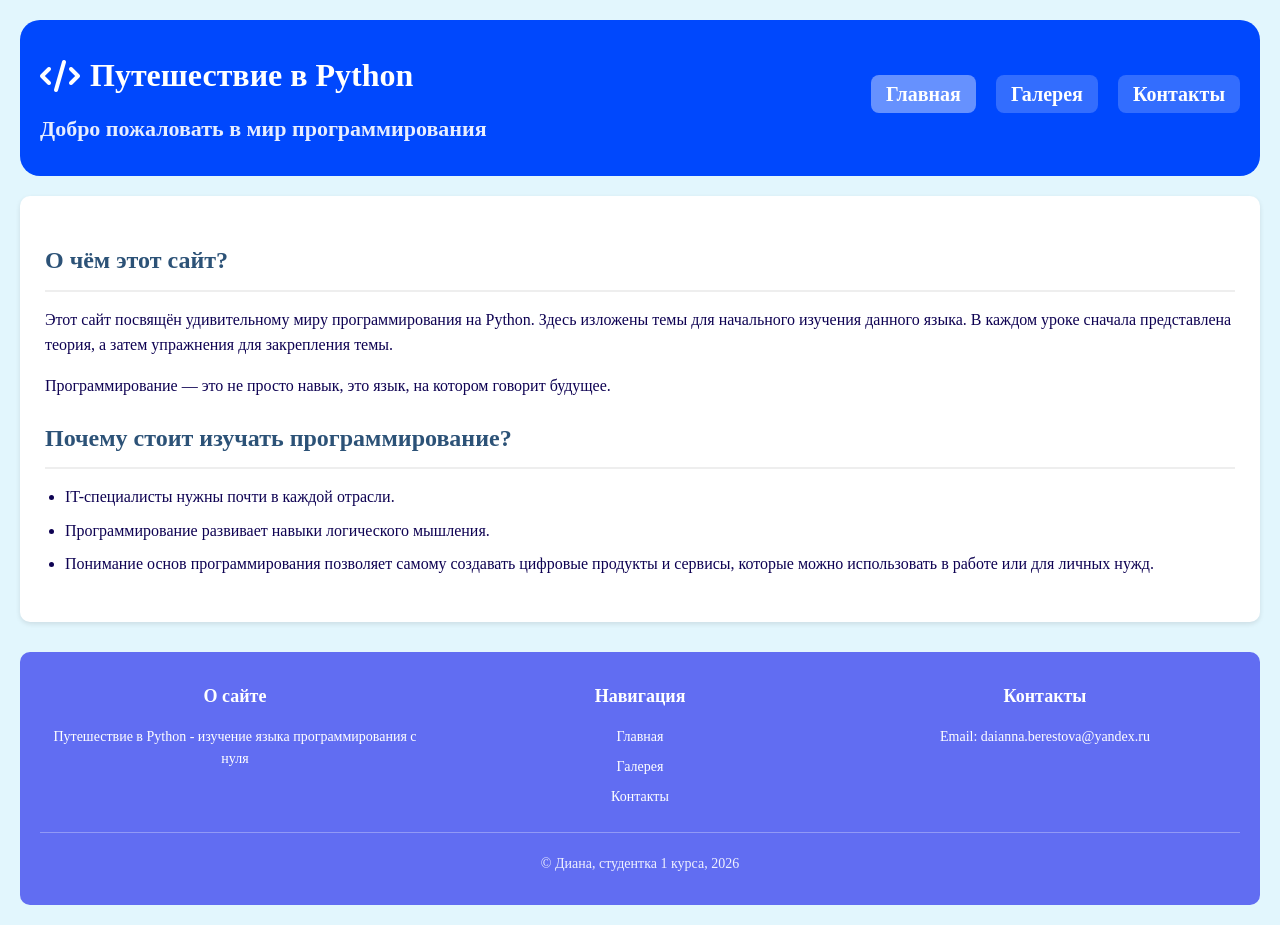
<file: index.html>
<!DOCTYPE html>
<html lang="ru">
<head>
    <meta charset="UTF-8">
    <meta name="viewport" content="width=device-width, initial-scale=1.0">
    <title>Путешествие в Python</title>
    <link rel="stylesheet" href="style.css">
    <link rel="stylesheet" href="https://cdnjs.cloudflare.com/ajax/libs/font-awesome/6.4.0/css/all.min.css">
</head>
<body>
    <!-- Шапка -->
    <header class="site-header">
        <div class="header-left">
            <div class="logo">
                <i class="fas fa-code"></i>
                <span>Путешествие в Python</span>
            </div>
            <div class="header-description">
                <p class="welcome-text">Добро пожаловать в мир программирования</p>
            </div>
        </div>
        <nav>
            <ul>
                <li><a href="index.html" class="active">Главная</a></li>
                <li><a href="gallery.html">Галерея</a></li>
                <li><a href="contacts.html">Контакты</a></li>
            </ul>
        </nav>
    </header>
    <!-- Основная часть -->
    <main>
        <section>
            <h2>О чём этот сайт?</h2>
            <p>Этот сайт посвящён удивительному миру программирования на Python. Здесь изложены темы для начального изучения данного языка. В каждом уроке сначала представлена теория, а затем упражнения для закрепления темы.</p>
            <p>Программирование — это не просто навык, это язык, на котором говорит будущее.</p>
            <h2>Почему стоит изучать программирование?</h2>
            <ul>
                <li>IT-специалисты нужны почти в каждой отрасли.</li>
                <li>Программирование развивает навыки логического мышления.</li>
                <li>Понимание основ программирования позволяет самому создавать цифровые продукты и сервисы, которые можно использовать в работе или для личных нужд.</li>
            </ul>
        </section>
    </main>
    <!-- Подвал -->
    <footer class="flex-footer">
        <div class="footer-col">
            <h4>О сайте</h4>
            <p>Путешествие в Python - изучение языка программирования с нуля</p>
        </div>
        <div class="footer-col">
            <h4>Навигация</h4>
            <ul>
                <li><a href="index.html">Главная</a></li>
                <li><a href="gallery.html">Галерея</a></li>
                <li><a href="contacts.html">Контакты</a></li>
            </ul>
        </div>
        <div class="footer-col">
            <h4>Контакты</h4>
            <p>Email: daianna.berestova@yandex.ru</p>
        </div>
        <div class="footer-copyright">
            <p>© Диана, студентка 1 курса, 2026</p>
        </div>
    </footer>
    
</body>
</html>
</file>
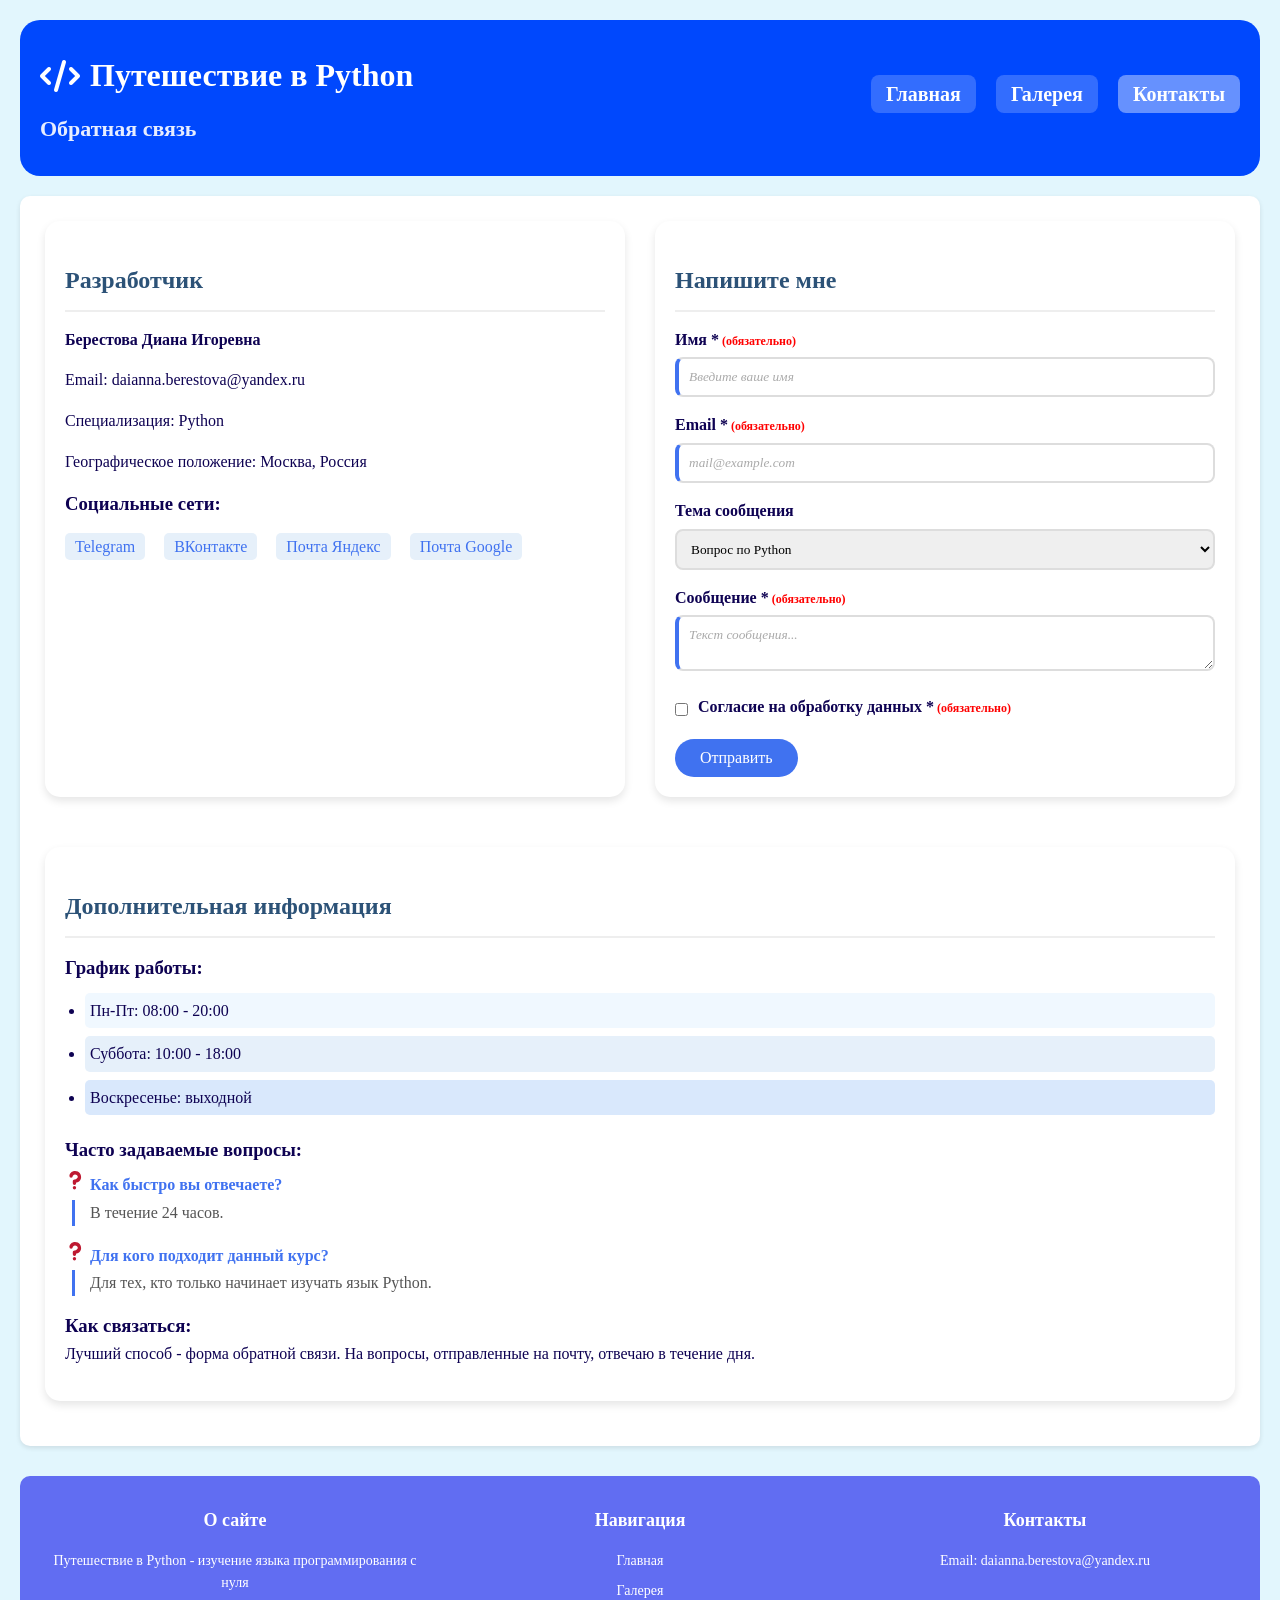
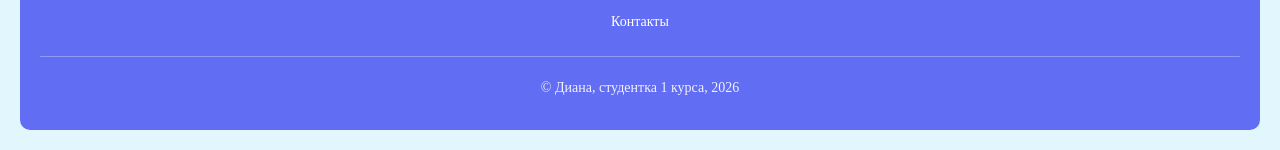
<file: contacts.html>
<!DOCTYPE html>
<html lang="ru">
<head>
    <meta charset="UTF-8">
    <meta name="viewport" content="width=device-width, initial-scale=1.0">
    <title>Контакты - Путешествие в Python</title>
    <link rel="stylesheet" href="style.css">
    <link rel="stylesheet" href="https://cdnjs.cloudflare.com/ajax/libs/font-awesome/6.4.0/css/all.min.css">
</head>
<body>
    <!-- Шапка -->
    <header class="site-header">
        <div class="header-left">
            <div class="logo">
                <i class="fas fa-code"></i>
                <span>Путешествие в Python</span>
            </div>
            <div class="header-description">
                <p class="contacts-subtitle">Обратная связь</p>
            </div>
        </div>
        <nav>
            <ul>
                <li><a href="index.html">Главная</a></li>
                <li><a href="gallery.html">Галерея</a></li>
                <li><a href="contacts.html" class="active">Контакты</a></li>
            </ul>
        </nav>
    </header>

    <main>
        <div class="contacts-flex">
            <!-- 1.1 Информационная карточка -->
            <section class="contact-card">
                <h2>Разработчик</h2>
                <p><strong>Берестова Диана Игоревна</strong></p>
                <p>Email: daianna.berestova@yandex.ru</p>
                <p>Специализация: Python</p>
                <p>Географическое положение: Москва, Россия</p>
                
                <h3>Социальные сети:</h3>
                <ul class="social-links">
                    <li><a href="https://t.me/Diana5346">Telegram</a></li>
                    <li><a href="https://vk.com/id615778742">ВКонтакте</a></li>
                    <li><a href="https://daianna.berestova@yandex.ru">Почта Яндекс</a></li>
                    <li><a href="https://iberestov7106@gmail.com">Почта Google</a></li>
                </ul>
            </section>

            <!-- 1.2 Форма обратной связи -->
            <section class="contact-card">
                <h2>Напишите мне</h2>
                <form class="contact-form">
                    <div class="form-group">
                        <label>Имя <span class="required-star">*</span></label>
                        <input type="text" required placeholder="Введите ваше имя">
                    </div>
                    <div class="form-group">
                        <label>Email <span class="required-star">*</span></label>
                        <input type="email" required placeholder="mail@example.com">
                    </div>
                    <div class="form-group">
                        <label>Тема сообщения</label>
                        <select>
                            <option>Вопрос по Python</option>
                            <option>Сотрудничество</option>
                            <option>Ошибка на сайте</option>
                            <option>Другое</option>
                        </select>
                    </div>
                    <div class="form-group">
                        <label>Сообщение <span class="required-star">*</span></label>
                        <textarea required placeholder="Текст сообщения..."></textarea>
                    </div>
                    <div class="form-group checkbox">
                        <input type="checkbox" id="agree" required>
                        <label for="agree">Согласие на обработку данных <span class="required-star">*</span></label>
                    </div>
                    <button type="submit" class="send-btn">Отправить</button>
                </form>
            </section>
        </div>

        <!-- 1.3 Дополнительный информационный блок -->
        <section class="contact-card">
            <h2>Дополнительная информация</h2>
            <h3>График работы:</h3>
            <ul class="schedule">
                <li>Пн-Пт: 08:00 - 20:00</li>
                <li>Суббота: 10:00 - 18:00</li>
                <li>Воскресенье: выходной</li>
            </ul>
            <h3>Часто задаваемые вопросы:</h3>
            <div class="faq">
                <p class="question">Как быстро вы отвечаете?</p>
                <p class="answer">В течение 24 часов.</p>
                <p class="question">Для кого подходит данный курс?</p>
                <p class="answer">Для тех, кто только начинает изучать язык Python.</p>
            </div>
            <h3>Как связаться:</h3>
            <p>Лучший способ - форма обратной связи. На вопросы, отправленные на почту, отвечаю в течение дня.</p>
        </section>
    </main>

    <footer class="flex-footer">
        <div class="footer-col">
            <h4>О сайте</h4>
            <p>Путешествие в Python - изучение языка программирования с нуля</p>
        </div>
        <div class="footer-col">
            <h4>Навигация</h4>
            <ul>
                <li><a href="index.html">Главная</a></li>
                <li><a href="gallery.html">Галерея</a></li>
                <li><a href="contacts.html">Контакты</a></li>
            </ul>
        </div>
        <div class="footer-col">
            <h4>Контакты</h4>
            <p>Email: daianna.berestova@yandex.ru</p>
        </div>
        <div class="footer-copyright">
            <p>© Диана, студентка 1 курса, 2026</p>
        </div>
    </footer>

</body>
</html>
</file>
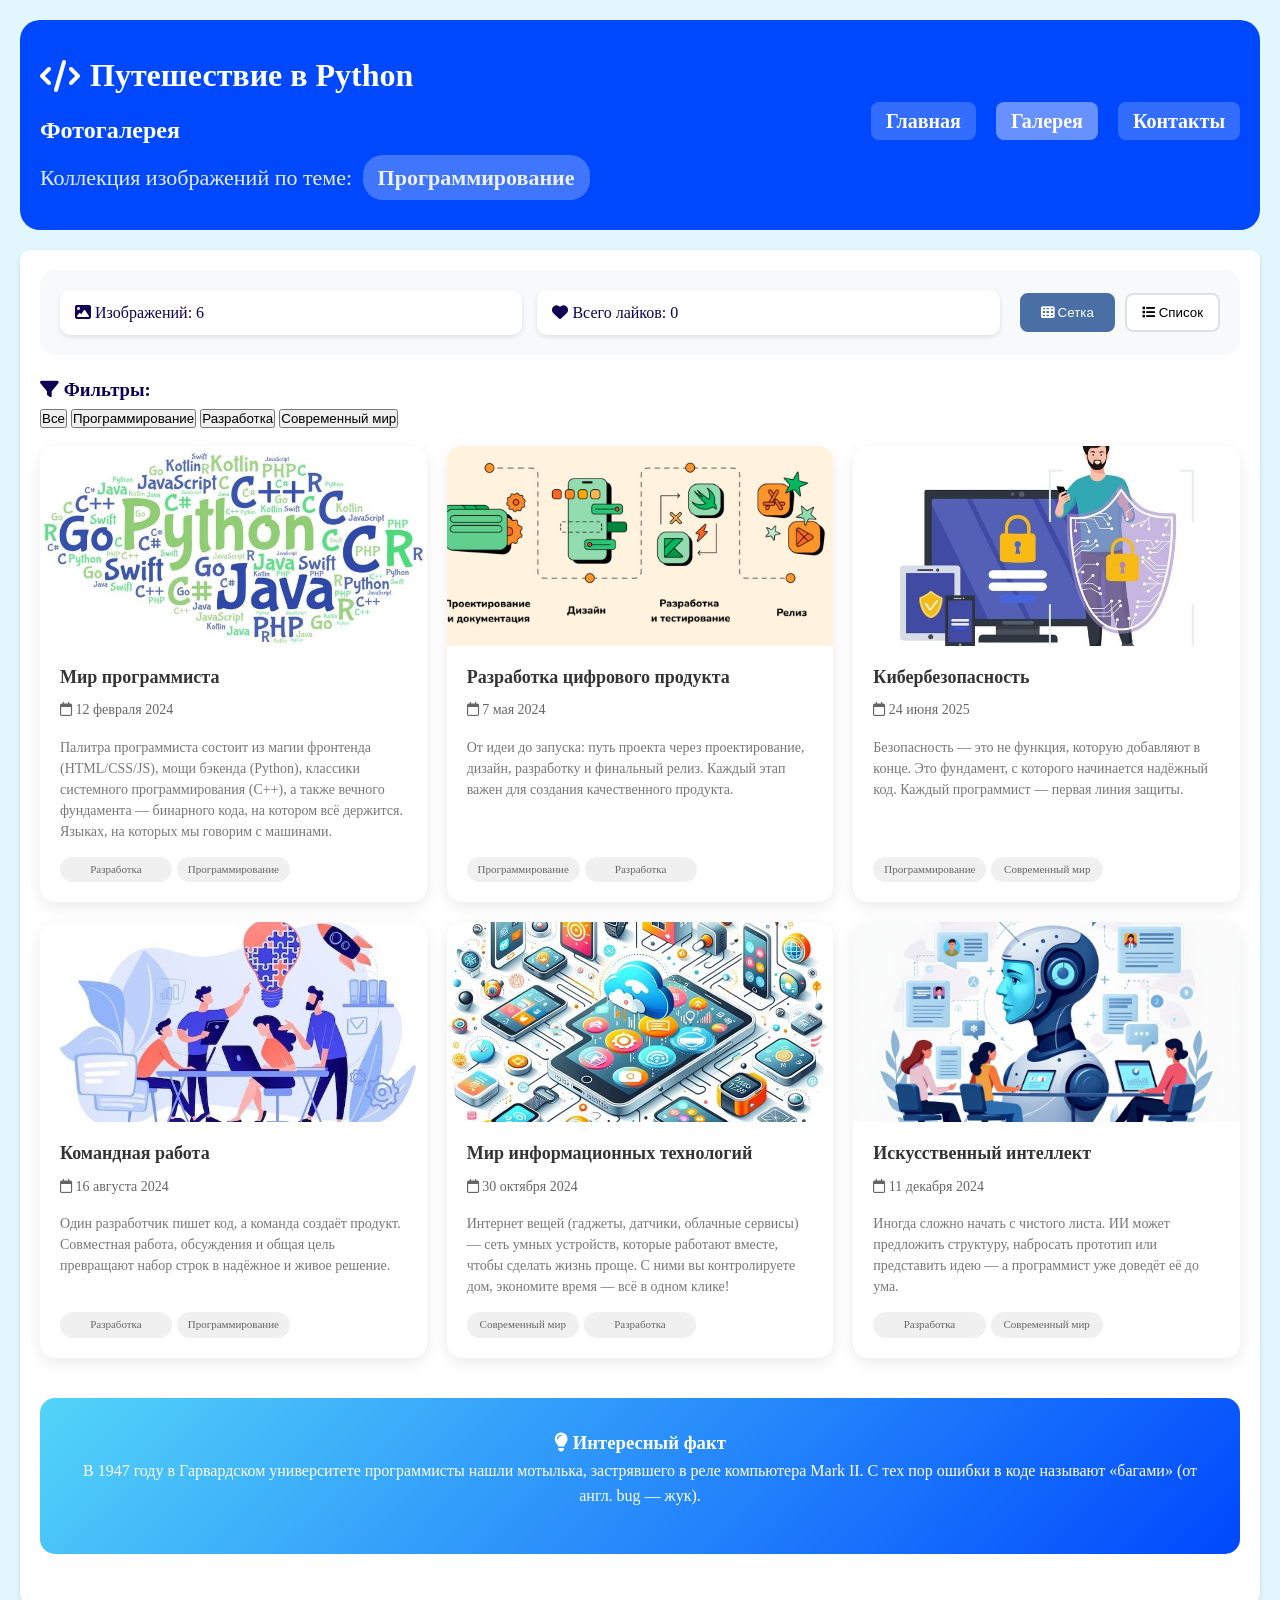
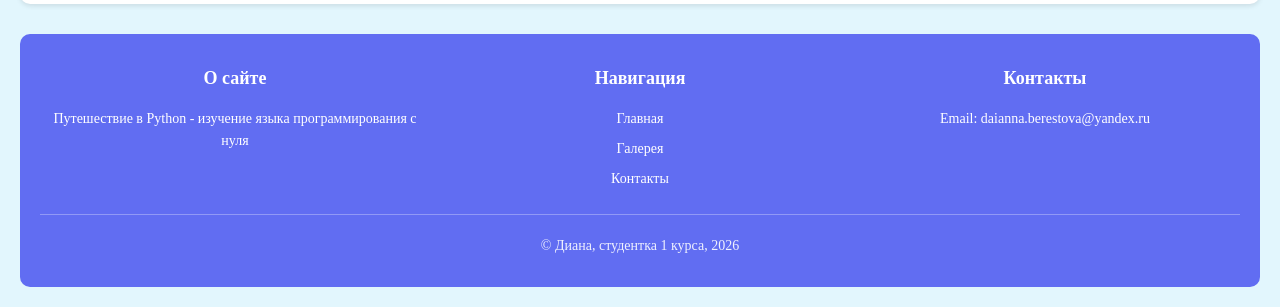
<file: gallery.html>
<!DOCTYPE html>
<html lang="ru">
<head>
    <meta charset="UTF-8">
    <meta name="viewport" content="width=device-width, initial-scale=1.0">
    <title>Галерея - Путешествие в Python</title>
    <link rel="stylesheet" href="style.css">
    <link rel="stylesheet" href="https://cdnjs.cloudflare.com/ajax/libs/font-awesome/6.4.0/css/all.min.css">
</head>
<body>
    <!-- Шапка -->
    <header class="site-header">
        <div class="header-left">
            <div class="logo">
                <i class="fas fa-code"></i>
                <span>Путешествие в Python</span>
            </div>
            <div class="header-description">
                <h2>Фотогалерея</h2>
                <p>Коллекция изображений по теме: <span class="theme-badge">Программирование</span></p>
            </div>
        </div>
        <nav>
            <ul>
                <li><a href="index.html">Главная</a></li>
                <li><a href="gallery.html" class="active">Галерея</a></li>
                <li><a href="contacts.html">Контакты</a></li>
            </ul>
        </nav>
    </header>

    <main class="gallery-container">
        <div class="controls-panel">
            <div class="stats">
                <span class="stat-item">
                    <i class="fas fa-image"></i>
                    Изображений: <span id="count">0</span>
                </span>
                <span class="stat-item">
                    <i class="fas fa-heart"></i>
                    Всего лайков: <span id="total-likes">0</span>
                </span>
            </div>
            
            <div class="view-controls">
                <button id="grid-view" class="view-btn active">
                    <i class="fas fa-th"></i> Сетка
                </button>
                <button id="list-view" class="view-btn">
                    <i class="fas fa-list"></i> Список
                </button>
            </div>
        </div>
        
        <div class="filters">
            <h3><i class="fas fa-filter"></i> Фильтры:</h3>
            <div class="filter-buttons">
                <button class="filter-btn active" data-filter="all">Все</button>
                <button class="filter-btn" data-filter="programming">Программирование</button>
                <button class="filter-btn" data-filter="development">Разработка</button>
                <button class="filter-btn" data-filter="modern">Современный мир</button>
            </div>
        </div>

        <!-- Галерея с использованием css grid -->
        <div class="gallery-grid" id="image-gallery">
            <!-- Карточка 1 -->
            <article class="image-card photo" data-category="programming">
                <div class="card-image">
                    <img src="images/image_1.jpg" 
                        alt="Палитра программиста"
                        class="gallery-img"
                        loading="lazy">
                    <div class="image-overlay">
                        <button class="like-btn" data-id="1">
                            <i class="far fa-heart"></i>
                            <span class="like-count">0</span>
                        </button>
                        <button class="zoom-btn">
                            <i class="fas fa-expand"></i>
                        </button>
                    </div>
                </div>
                <div class="card-content">
                    <h3 class="image-title">Мир программиста</h3>
                    <p class="image-date"><i class="far fa-calendar"></i> 12 февраля 2024</p>
                    <p class="image-description">Палитра программиста состоит из магии фронтенда (HTML/CSS/JS), мощи бэкенда (Python), классики системного программирования (C++), а также вечного фундамента — бинарного кода, на котором всё держится. Языках, на которых мы говорим с машинами.</p>
                    <div class="image-tags">
                        <span class="tag">Разработка</span>
                        <span class="tag">Программирование</span>
                    </div>
                </div>
            </article>
            
            <!-- Карточка 2 -->
            <article class="image-card photo" data-category="development">
                <div class="card-image">
                    <img src="images/image2.jpg" 
                        alt="Разработки мобильного приложения"
                        class="gallery-img"
                        loading="lazy">
                    <div class="image-overlay">
                        <button class="like-btn" data-id="2">
                            <i class="far fa-heart"></i>
                            <span class="like-count">0</span>
                        </button>
                        <button class="zoom-btn">
                            <i class="fas fa-expand"></i>
                        </button>
                    </div>
                </div>
                <div class="card-content">
                    <h3 class="image-title">Разработка цифрового продукта</h3>
                    <p class="image-date"><i class="far fa-calendar"></i> 7 мая 2024</p>
                    <p class="image-description">От идеи до запуска: путь проекта через проектирование, дизайн, разработку и финальный релиз. Каждый этап важен для создания качественного продукта.</p>
                    <div class="image-tags">
                        <span class="tag">Программирование</span>
                        <span class="tag">Разработка</span>
                    </div>
                </div>
            </article>
            
            <!-- Карточка 3 -->
            <article class="image-card photo" data-category="modern">
                <div class="card-image">
                    <img src="images/image__3.jpg" 
                        alt="Кибербезопасность"
                        class="gallery-img"
                        loading="lazy">
                    <div class="image-overlay">
                        <button class="like-btn" data-id="3">
                            <i class="far fa-heart"></i>
                            <span class="like-count">0</span>
                        </button>
                        <button class="zoom-btn">
                            <i class="fas fa-expand"></i>
                        </button>
                    </div>
                </div>
                <div class="card-content">
                    <h3 class="image-title">Кибербезопасность</h3>
                    <p class="image-date"><i class="far fa-calendar"></i> 24 июня 2025</p>
                    <p class="image-description">Безопасность — это не функция, которую добавляют в конце. Это фундамент, с которого начинается надёжный код. Каждый программист — первая линия защиты.</p>
                    <div class="image-tags">
                        <span class="tag">Программирование</span>
                        <span class="tag">Современный мир</span>
                    </div>
                </div>
            </article>

            <!-- Карточка 4 -->
            <article class="image-card photo" data-category="development">
                <div class="card-image">
                    <img src="images/image___4.jpg" 
                        alt="Совместная работа"
                        class="gallery-img"
                        loading="lazy">
                    <div class="image-overlay">
                        <button class="like-btn" data-id="4">
                            <i class="far fa-heart"></i>
                            <span class="like-count">0</span>
                        </button>
                        <button class="zoom-btn">
                            <i class="fas fa-expand"></i>
                        </button>
                    </div>
                </div>
                <div class="card-content">
                    <h3 class="image-title">Командная работа</h3>
                    <p class="image-date"><i class="far fa-calendar"></i> 16 августа 2024</p>
                    <p class="image-description">Один разработчик пишет код, а команда создаёт продукт. Совместная работа, обсуждения и общая цель превращают набор строк в надёжное и живое решение.</p>
                    <div class="image-tags">
                        <span class="tag">Разработка</span>
                        <span class="tag">Программирование</span>
                    </div>
                </div>
            </article>

            <!-- Карточка 5 -->
            <article class="image-card photo" data-category="modern">
                <div class="card-image">
                    <img src="images/image_5.jpg" 
                        alt="Интернет вещей"
                        class="gallery-img"
                        loading="lazy">
                    <div class="image-overlay">
                        <button class="like-btn" data-id="5">
                            <i class="far fa-heart"></i>
                            <span class="like-count">0</span>
                        </button>
                        <button class="zoom-btn">
                            <i class="fas fa-expand"></i>
                        </button>
                    </div>
                </div>
                <div class="card-content">
                    <h3 class="image-title">Мир информационных технологий</h3>
                    <p class="image-date"><i class="far fa-calendar"></i> 30 октября 2024</p>
                    <p class="image-description">Интернет вещей (гаджеты, датчики, облачные сервисы) — сеть умных устройств, которые работают вместе, чтобы сделать жизнь проще. С ними вы контролируете дом, экономите время — всё в одном клике!</p>
                    <div class="image-tags">
                        <span class="tag">Современный мир</span>
                        <span class="tag">Разработка</span>
                    </div>
                </div>
            </article>

            <!-- Карточка 6 -->
            <article class="image-card photo" data-category="modern">
                <div class="card-image">
                    <img src="images/image6.jpg" 
                        alt="Искусственный интеллект в помощь"
                        class="gallery-img"
                        loading="lazy">
                    <div class="image-overlay">
                        <button class="like-btn" data-id="6">
                            <i class="far fa-heart"></i>
                            <span class="like-count">0</span>
                        </button>
                        <button class="zoom-btn">
                            <i class="fas fa-expand"></i>
                        </button>
                    </div>
                </div>
                <div class="card-content">
                    <h3 class="image-title">Искусственный интеллект</h3>
                    <p class="image-date"><i class="far fa-calendar"></i> 11 декабря 2024</p>
                    <p class="image-description">Иногда сложно начать с чистого листа. ИИ может предложить структуру, набросать прототип или представить идею — а программист уже доведёт её до ума.</p>
                    <div class="image-tags">
                        <span class="tag">Разработка</span>
                        <span class="tag">Современный мир</span>
                    </div>
                </div>
            </article>
        </div>
        
        <aside class="gallery-info">
            <h3><i class="fas fa-lightbulb"></i> Интересный факт</h3>
            <p>В 1947 году в Гарвардском университете программисты нашли мотылька, застрявшего в реле компьютера Mark II. С тех пор ошибки в коде называют «багами» (от англ. bug — жук).</p>
        </aside>
    </main>

    <footer class="flex-footer">
        <div class="footer-col">
            <h4>О сайте</h4>
            <p>Путешествие в Python - изучение языка программирования с нуля</p>
        </div>
        <div class="footer-col">
            <h4>Навигация</h4>
            <ul>
                <li><a href="index.html">Главная</a></li>
                <li><a href="gallery.html">Галерея</a></li>
                <li><a href="contacts.html">Контакты</a></li>
            </ul>
        </div>
        <div class="footer-col">
            <h4>Контакты</h4>
            <p>Email: daianna.berestova@yandex.ru</p>
        </div>
        <div class="footer-copyright">
            <p>© Диана, студентка 1 курса, 2026</p>
        </div>
    </footer>

    <script src="script.js"></script>
</body>
</html>
</file>
<file: style.css>
* {
    margin: 0;
    padding: 0;
    box-sizing: border-box;
}

body {
    font-family: Georgia, serif;
    background-color: #e2f6fd;
    color: rgb(14, 2, 82);
    line-height: 1.6;
    padding: 20px;
}

/* Стили для шапки сайта */
.site-header {
    background: linear-gradient(135deg, #53d4f8 0%, #0048fd 100%);
    color: white;
    padding: 30px 20px;
    border-radius: 20px;
    margin-bottom: 20px;
}

.site-header {
    display: flex;
    justify-content: space-between;
    align-items: center;
    flex-wrap: wrap;
}

.header-left {
    flex: 1;
}

.logo {
    display: flex;
    align-items: center;
    gap: 10px;
    margin-bottom: 10px;
}

.logo i {
    font-size: 32px;
}

.logo span {
    font-size: 32px;
    font-weight: bold;
}

.header-description {
    margin-top: 5px;
}

.header-description h2 {
    color: white;
    font-size: 24px;
    margin: 0 0 5px 0;
    padding: 0;
    border-bottom: none;
}

.header-description p {
    color: rgba(255, 255, 255, 0.9);
    font-size: 22px;
    margin: 0;
}

/* Навигация */
nav {
    margin-top: 0;
    padding: 0;
    background: transparent;
}

nav ul {
    list-style-type: none;
    display: flex;
    gap: 20px;
    margin: 0;
    padding: 0;
}

nav ul li {
    display: inline-block;
    margin-right: 0;
}

/* Стиль кнопок */
nav ul li a {
    color: white;
    text-decoration: none;
    font-weight: bold;
    font-family: Georgia, serif;
    font-size: 20px;
    padding: 8px 15px;
    transition: all 0.3s ease;
    background: rgba(255, 255, 255, 0.2);
    border-radius: 8px;
}

/* Эффект при наведении */
nav ul li a:hover {
    background-color: white;
    color: #0048fd;
    border-radius: 8px;
}

/* Активная кнопка */
nav ul li a.active {
    background: rgba(255, 255, 255, 0.4);
    border-radius: 8px;
}

.site-header{
    background: #0048fd;
    margin-bottom: 20px;
}

.welcome-text {
    font-size: 16px;
    margin: 5px 0 0 0;
    color: rgba(255, 255, 255, 0.95);
    font-style: normal;
    font-weight: bold;
}

/* Стили для основной части сайта */
main {
    background-color: white;
    padding: 25px;
    border-radius: 10px;
    box-shadow: 0 2px 5px rgba(0,0,0,0.1);
    margin-bottom: 20px;
}

h2 {
    color: #2c5277;
    margin: 20px 0 15px 0;
    padding-bottom: 10px;
    border-bottom: 2px solid #eee;
}

p {
    margin-bottom: 15px;
}

ul {
    margin-left: 20px;
    margin-bottom: 20px;
}

ul li {
    margin-bottom: 8px;
}

/* Стили для подвала сайта */
footer {
    background-color: #616df2;
    color: white;
    text-align: center;
    padding: 20px 15px 7px;
    border-radius: 10px;
    font-size: 14px;
}

/* Основной контейнер для Grid */
.gallery-container {
    width: 100%;
    margin: 0 auto;
    padding: 20px;
}

/* Шапка галереи */
.gallery-header {
    background:  #0048fd;
    color: white;
    padding: 40px 20px;
    text-align: center;
    border-radius: 0 0 20px 20px;
    margin-bottom: 30px;
}

.header-content {
    margin-bottom: 30px;
}

.theme-name {
    background: rgba(255, 255, 255, 0.2);
    padding: 5px 15px;
    border-radius: 20px;
    font-weight: bold;
}

.hidden {
    display: none !important;
}


/* Навигация с использованием Grid */
.nav-grid-gallery {
    display: grid;
    grid-template-columns: repeat(5, 1fr);
    gap: 10px;
    list-style: none;
    padding: 0;
    margin: 0;
    max-width: 900px;
    margin: 0 auto;
}

.nav-grid {
    display: grid;
    grid-template-columns: repeat(3, 1fr);
    gap: 10px;
    list-style: none;
    padding: 0;
    margin: 0;
    max-width: 500px;
    margin: 0 auto;
}

@media (max-width: 600px) {
    .nav-grid {
        grid-template-columns: 1fr;
    }
}

.nav-link {
    display: block;
    background: rgba(255, 255, 255, 0.2);
    color: white;
    text-decoration: none;
    padding: 12px;
    border-radius: 10px;
    transition: all 0.3s;
    text-align: center;
}

.nav-link:hover,
.nav-link.active {
    background: rgba(255, 255, 255, 0.4);
    transform: translateY(-2px);
}

/* Панель управления */
.controls-panel {
    display: grid;
    grid-template-columns: 1fr auto;
    gap: 20px;
    align-items: center;
    background: #f8f9fa;
    padding: 20px;
    border-radius: 15px;
    margin-bottom: 20px;
}

@media (max-width: 768px) {
    .controls-panel {
        grid-template-columns: 1fr;
        text-align: center;
    }
}

.stats {
    display: grid;
    grid-template-columns: repeat(auto-fit, minmax(200px, 1fr));
    gap: 15px;
}

.stat-item {
    background: white;
    padding: 10px 15px;
    border-radius: 10px;
    box-shadow: 0 2px 5px rgba(0,0,0,0.1);
}

.view-controls {
    display: grid;
    grid-template-columns: repeat(2, 1fr);
    gap: 10px;
}

.view-btn {
    background: white;
    border: 2px solid #e0e0e0;
    padding: 10px 15px;
    border-radius: 8px;
    cursor: pointer;
    transition: all 0.3s;
}

.view-btn.active {
    background: #4a6fa5;
    color: white;
    border-color: #4a6fa5;
}

/* Основная галерея с css grid */
.gallery-grid {
    display: grid;
    grid-template-columns: repeat(3, 1fr);
    gap: 30px;
    margin-bottom: 40px;
    margin-top: 15px;
}

.theme-badge {
    display: inline-block;
    background: rgba(255, 255, 255, 0.25);
    padding: 5px 15px;
    border-radius: 20px;
    font-weight: bold;
    margin-left: 5px;
    backdrop-filter: blur(4px);
}

/* Альтернативный вид - список */
.gallery-grid.list-view {
    flex-direction: column;
    align-items: stretch;
}

.gallery-container.list-view .card {
    width: 100%; 
    margin-bottom: 16px;
}

.gallery-grid.list-view .image-card {
    max-width: 100%;
    flex-direction: row;
    gap: 18px;
    border: 1px solid var(--border);
    box-shadow: 0 6px 16px rgba(46, 63, 46, 0.1);
}

.gallery-grid.list-view .card-image {
    flex: 0 0 260px;
    height: 180px;
    border-radius: 12px;
    overflow: hidden;
}

.gallery-grid.list-view .card-image img {
    height: 100%;
    object-fit: cover;
}

.gallery-grid.list-view .card-content {
    flex: 1;
    justify-content: center;
    padding: 16px;
}

.gallery-grid.list-view .image-title {
    font-size: 1.3rem;
    margin-bottom: 6px;
}

.gallery-grid.list-view .image-description {
    display: -webkit-box;
    -webkit-line-clamp: 3;
    line-clamp: 3;
    -webkit-box-orient: vertical;
    overflow: hidden;
    text-overflow: ellipsis;
}

.gallery-grid.list-view .image-tags {
    margin-top: 8px;
} 

#image-gallery {
    display: grid;
    grid-template-columns: repeat(3, 1fr);
    gap: 20px;
}


#image-gallery.list-view {
    display: flex;
    flex-direction: column;
}

#image-gallery.list-view .image-card {
    display: flex;
    flex-direction: row;
    align-items: center;
    margin-bottom: 20px;
}

#image-gallery.list-view .image-card img {
    width: 250px;
    margin-right: 20px;
    border-radius: 8px; 
}

/* Карточка изображения */
.image-card {
    background: white;
    border-radius: 15px;
    overflow: hidden;
    box-shadow: 0 5px 15px rgba(0,0,0,0.08);
    transition: all 0.3s ease;
    display: flex;
    flex-direction: column;
    height: 100%;
}

.image-card:hover {
    transform: translateY(-10px);
    box-shadow: 0 15px 30px rgba(0,0,0,0.15);
}

/* Изображение в карточке */
.card-image {
    position: relative;
    height: 200px;
    overflow: hidden;
}

.gallery-img {
    width: 100%;
    height: 100%;
    object-fit: cover;
    transition: transform 0.5s ease;
}

.image-card:hover .gallery-img {
    transform: scale(1.05);
}

/* Наложение с кнопками */
.image-overlay {
    position: absolute;
    top: 10px;
    right: 10px;
    display: grid;
    grid-template-columns: repeat(2, auto);
    gap: 10px;
    opacity: 0;
    transition: opacity 0.3s;
}

.image-card:hover .image-overlay {
    opacity: 1;
}

.like-btn, .zoom-btn {
    background: rgba(255, 255, 255, 0.9);
    border: none;
    width: 40px;
    height: 40px;
    border-radius: 50%;
    cursor: pointer;
    display: grid;
    place-items: center;
    font-size: 16px;
    transition: all 0.3s;
    box-shadow: 0 2px 5px rgba(0,0,0,0.2);
}

.like-btn:hover {
    background: #ff6b8b;
    color: white;
}

.like-btn.liked {
    background: #ff6b8b;
    color: white;
}

.like-btn.liked i {
    font-weight: 900;
}

.zoom-btn:hover {
    background: #4a6fa5;
    color: white;
}

.like-count {
    margin-left: 5px;
    font-size: 14px;
    font-weight: bold;
}

/* Контент карточки */
.card-content {
    padding: 20px;
    flex-grow: 1;
    display: flex;
    flex-direction: column;
}

.image-title {
    margin: 0 0 10px 0;
    color: #333;
    font-size: 18px;
    line-height: 1.3;
}

.image-date {
    color: #666;
    font-size: 14px;
    margin-bottom: 15px;
}

.image-description {
    color: #777;
    font-size: 14px;
    line-height: 1.5;
    margin-bottom: 15px;
    flex-grow: 1;
}

/* Теги */
.image-tags {
    display: grid;
    grid-template-columns: repeat(auto-fill, minmax(110px, auto));
    gap: 5px;
}

.tag {
    background: #f0f0f0;
    color: #666;
    padding: 4px 10px;
    border-radius: 15px;
    font-size: 11px;
    text-align: center;
}

/* Блок с информацией */
.gallery-info {
    background: linear-gradient(135deg, #53d4f8 0%, #0048fd 100%);
    color: white;
    padding: 30px;
    border-radius: 15px;
    text-align: center;
    margin-bottom: 30px;
}

/* Подвал */
.gallery-footer {
    background: #616df2;
    color: white;
    text-align: center;
    padding: 20px 15px 7px;
    border-radius: 15px 15px 0 0;
    margin-top: 30px;
}

.footer-content {
    display: grid;
    grid-template-columns: 1fr;
    gap: 10px;
}

.js-status {
    color: #faebf6;
    font-weight: bold;
}

/* Утилитарные классы */
.hidden {
    display: none !important;
}

/* Анимации */
@keyframes fadeIn {
    from { opacity: 0; transform: translateY(20px); }
    to { opacity: 1; transform: translateY(0); }
}

.image-card {
    animation: fadeIn 0.5s ease forwards;
}

/* Задержка анимации для каждой карточки */
.image-card:nth-child(1) { animation-delay: 0.1s; }
.image-card:nth-child(2) { animation-delay: 0.2s; }
.image-card:nth-child(3) { animation-delay: 0.3s; }
.image-card:nth-child(4) { animation-delay: 0.4s; }
.image-card:nth-child(5) { animation-delay: 0.5s; }
.image-card:nth-child(6) { animation-delay: 0.6s; }

/*Практическая работа №4*/

.contact-card {
    background: white;
    border-radius: 15px; 
    padding: 20px;
    margin-bottom: 20px;
    box-shadow: 0 4px 8px rgba(0,0,0,0.1); 
    overflow: hidden; 
}

.contacts-subtitle {
    font-size: 16px;
    margin: 5px 0 0 0;
    color: rgba(255, 255, 255, 0.95);
    font-weight: bold;
}

/* Социальные сети */
.social-links {
    list-style: none;
    padding: 15px 0 0;
    margin-left: 0;
}

.social-links li {
    display: inline-block;
    margin-right: 15px;
}

.social-links a {
    text-decoration: none;
    color: #4072f0;
    padding: 5px 10px;
    background: #e6f0fa;
    border-radius: 5px;
}

.social-links a:hover {
    background: #4072f0;
    color: white;
}

/* Форма */
.form-group {
    margin-bottom: 15px;
}

.form-group label {
    display: block;
    margin-bottom: 5px;
    font-weight: bold;
}

.form-group input:focus,
.form-group select:focus,
.form-group textarea:focus {
    outline: none;
    border-color: #4072f0;
    background: #f0f8ff;
}

.form-group input,
.form-group select,
.form-group textarea {
    width: 100%;
    padding: 10px;
    border: 2px solid #ddd;
    border-radius: 8px;
    font-family: Georgia, serif;
}

.form-group input:required,
.form-group textarea:required {
    border-left: 4px solid #4072f0;
}

.form-group input::placeholder,
.form-group textarea::placeholder {
    color: #aaa;
    font-style: italic;
}

/* Чекбокс */
.checkbox {
    display: flex;
    align-items: center;
}

.checkbox input {
    width: auto;
    margin-right: 10px;
}

.checkbox input:checked + label {
    color: #4072f0;
    font-weight: bold;
}

/* Кнопка */
.send-btn {
    background: #4072f0;
    color: white;
    font-family: Georgia, serif;
    border: none;
    padding: 10px 25px;
    border-radius: 20px;
    font-size: 16px;
    cursor: pointer;
}

.send-btn:hover {
    background: #5f8af0;
}

.schedule {
    padding-top: 10px;
}

.schedule li:nth-child(1) {
    background: #f0f8ff;
    padding: 5px;
    border-radius: 5px;
}

.schedule li:nth-child(2) {
    background: #e6f0fa;
    padding: 5px;
    border-radius: 5px;
}

.schedule li:nth-child(3) {
    background: #d9e8fc;
    padding: 5px;
    border-radius: 5px;
}

/* FAQ */
.question {
    font-weight: bold;
    color: #4072f0;
    margin-bottom: 2px;
    margin-top: 5px;
}

.answer {
    color: #555;
    margin-top: 0;
    margin-bottom: 15px;
    margin-left: 7px;
    padding-left: 15px;
    border-left: 3px solid #4072f0;
}

.question::before {
    content: "";
    display: inline-block;
    width: 20px;
    height: 20px;
    margin-right: 5px;
    padding-left: 0;
    margin-left: 0;
    background-image: url('icons/question.svg');
    background-size: contain;
    background-repeat: no-repeat;
}

.required-star::after {
    content: " (обязательно)";
    font-size: 12px;
    color: red;
}

::selection {
    background: #4072f0;
    color: white;
}

/* 2.5 Адаптивный дизайн */
@media (max-width: 600px) {
    .social-links li {
        display: block;
        margin: 10px 0;
    }
    
    .social-links a {
        display: block;
        text-align: center;
    }
    
    .contact-card {
        padding: 15px;
    }
}

@media (max-width: 320px) {
    body {
        padding: 10px;
    }
    
    .send-btn {
        width: 100%;
    }
}

/* Практическая работа №5 */

/* Галерея на Flexbox */
.gallery-flex {
    display: flex;
    flex-wrap: wrap;
    gap: 30px;
    justify-content: center;
    margin-bottom: 40px;
}

.gallery-flex .image-card {
    flex: 1 1 300px;
    max-width: 350px;
}

/* Страница контактов */
.contacts-flex {
    display: flex;
    flex-wrap: wrap;
    gap: 30px;
    margin-bottom: 30px;
}

.contacts-flex .contact-card {
    flex: 1;
    min-width: 250px;
}

/* Футер на Flexbox */
.flex-footer {
    display: flex;
    flex-wrap: wrap;
    justify-content: space-between;
    gap: 15px;
    background-color: #616df2;
    color: white;
    padding: 30px 20px;
    border-radius: 10px;
    margin-top: 30px;
}

.footer-col {
    flex: 1;
    min-width: 150px;
    padding-bottom: 0;
    margin-bottom: 0;
}

.footer-col h4 {
    margin-bottom: 15px;
    font-size: 18px;
}

.footer-col ul {
    list-style: none;
    padding: 0;
    margin: 0;
}

.footer-col ul li {
    margin-bottom: 8px;
}

.footer-col a {
    color: white;
    text-decoration: none;
}

.footer-col a:hover {
    text-decoration: underline;
}

.footer-copyright {
    width: 100%;
    text-align: center;
    margin-top: 0;
    padding-top: 20px;
    border-top: 1px solid rgba(255, 255, 255, 0.3);
}

.footer-copyright p {
    margin: 0;
    font-size: 14px;
    color: rgba(255, 255, 255, 0.9);
    font-style: normal;
}

/* Адаптив для мобильных */
@media (max-width: 768px) {
    .site-header {
        flex-direction: column;
        text-align: center;
    }
    
    .header-left {
        text-align: center;
        margin-bottom: 15px;
    }

    .theme-badge {
        display: inline-block;
        margin-top: 5px;
        margin-left: 0;
    }
    
    .header-description p {
        display: flex;
        flex-wrap: wrap;
        justify-content: center;
        gap: 5px;
    }
    
    .logo {
        justify-content: center;
    }
    
    .contacts-flex {
        flex-direction: column;
    }
    
    .flex-footer {
        flex-direction: column;
        text-align: center;
    }
    
    nav ul {
        justify-content: center;
        flex-wrap: wrap;
    }
}
</file>
